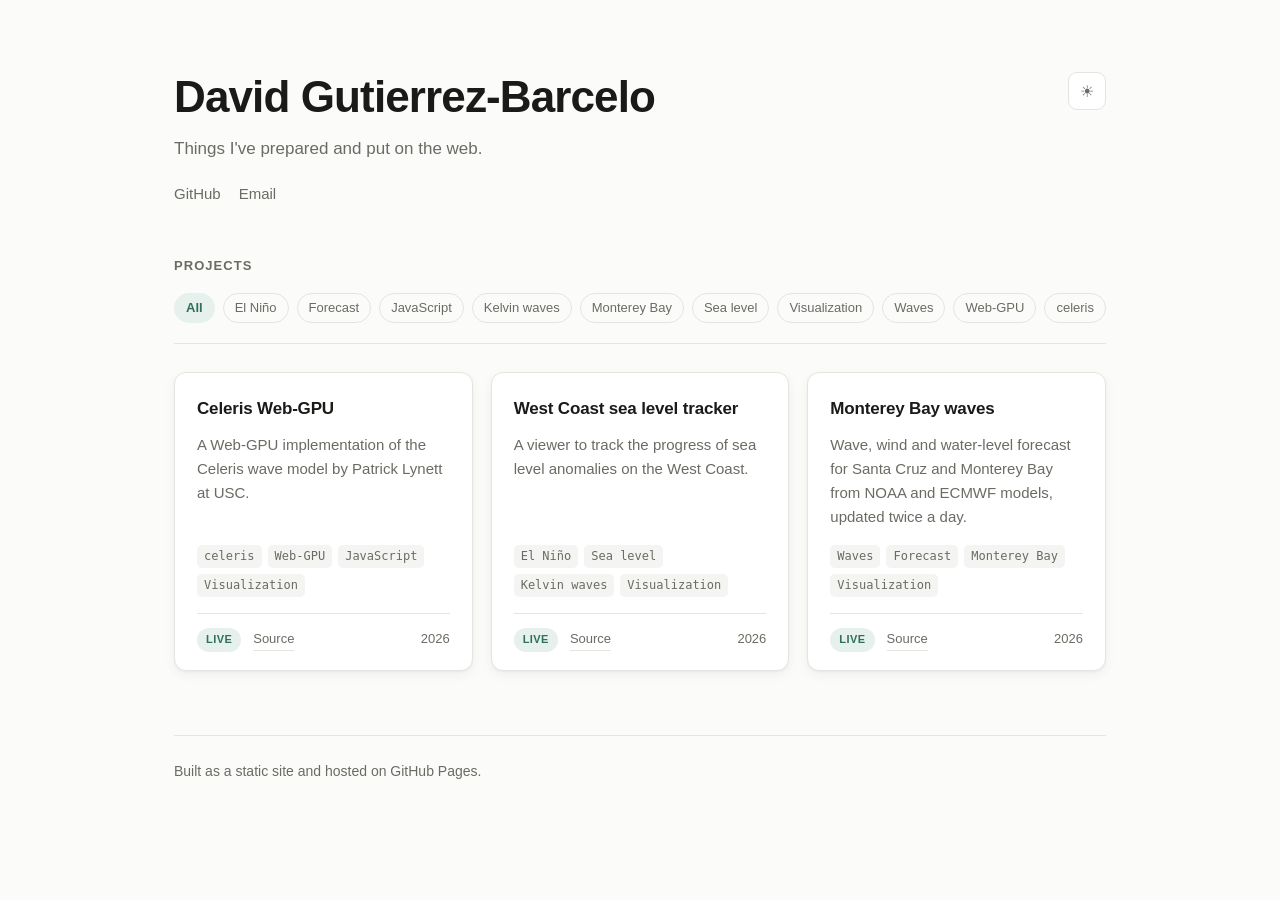
<file: index.html>
<!doctype html>
<html lang="en">
<head>
  <meta charset="utf-8">
  <meta name="viewport" content="width=device-width, initial-scale=1">
  <title>David Gutierrez-Barcelo — Projects</title>
  <meta name="description" content="An index of projects by David Gutierrez-Barcelo.">
  <meta name="color-scheme" content="light dark">
  <link rel="stylesheet" href="./style.css">
  <link rel="icon" href="data:image/svg+xml,<svg xmlns='http://www.w3.org/2000/svg' viewBox='0 0 100 100'><text y='.9em' font-size='90'>&#127760;</text></svg>">
</head>
<body>
  <a class="skip" href="#projects">Skip to projects</a>

  <div class="wrap">
    <header class="masthead">
      <div class="masthead-text">
        <h1 id="site-name">David Gutierrez-Barcelo</h1>
        <p class="tagline" id="site-tagline">Things I've prepared and put on the web.</p>
        <nav class="links" id="site-links" aria-label="Elsewhere"></nav>
      </div>
      <button class="theme-toggle" id="theme-toggle" type="button" aria-label="Switch color theme">
        <span aria-hidden="true" id="theme-icon">◐</span>
      </button>
    </header>

    <main id="projects">
      <div class="section-head">
        <h2>Projects</h2>
        <div class="filters" id="filters" role="group" aria-label="Filter projects by tag"></div>
      </div>
      <ul class="grid" id="grid"></ul>
      <p class="empty" id="empty" hidden>Nothing matches that filter.</p>
    </main>

    <footer class="site-footer">
      <p>Built as a static site and hosted on GitHub Pages.</p>
    </footer>
  </div>

  <script src="./projects.js"></script>
  <script src="./main.js"></script>
</body>
</html>
</file>
<file: style.css>
/* ---------------------------------------------------------------
   Tokens. Light is the base; dark overrides only what changes.
   --------------------------------------------------------------- */
:root {
  --bg:          #fbfbfa;
  --surface:     #ffffff;
  --surface-2:   #f4f4f2;
  --border:      #e4e4e0;
  --border-hover:#cfcfc9;
  --text:        #1a1a18;
  --text-muted:  #6b6b64;
  --accent:      #2f6f5e;
  --accent-soft: #e6f0ec;
  --shadow:      0 1px 2px rgba(0,0,0,.04), 0 4px 12px rgba(0,0,0,.05);
  --shadow-lift: 0 2px 4px rgba(0,0,0,.05), 0 10px 28px rgba(0,0,0,.09);
  --radius:      12px;
  --maxw:        980px;
  --font: ui-sans-serif, -apple-system, BlinkMacSystemFont, "Segoe UI",
          Inter, Roboto, "Helvetica Neue", Arial, sans-serif;
  --mono: ui-monospace, SFMono-Regular, "SF Mono", Menlo, Consolas, monospace;
}

@media (prefers-color-scheme: dark) {
  :root:not([data-theme="light"]) {
    --bg:          #131315;
    --surface:     #1b1b1e;
    --surface-2:   #232327;
    --border:      #2e2e33;
    --border-hover:#43434a;
    --text:        #ececea;
    --text-muted:  #9a9a94;
    --accent:      #7fd0b6;
    --accent-soft: #1e3a33;
    --shadow:      0 1px 2px rgba(0,0,0,.3), 0 4px 12px rgba(0,0,0,.25);
    --shadow-lift: 0 2px 4px rgba(0,0,0,.35), 0 10px 28px rgba(0,0,0,.4);
  }
}

:root[data-theme="dark"] {
  --bg:          #131315;
  --surface:     #1b1b1e;
  --surface-2:   #232327;
  --border:      #2e2e33;
  --border-hover:#43434a;
  --text:        #ececea;
  --text-muted:  #9a9a94;
  --accent:      #7fd0b6;
  --accent-soft: #1e3a33;
  --shadow:      0 1px 2px rgba(0,0,0,.3), 0 4px 12px rgba(0,0,0,.25);
  --shadow-lift: 0 2px 4px rgba(0,0,0,.35), 0 10px 28px rgba(0,0,0,.4);
}

*, *::before, *::after { box-sizing: border-box; }

html { -webkit-text-size-adjust: 100%; }

body {
  margin: 0;
  background: var(--bg);
  color: var(--text);
  font-family: var(--font);
  font-size: 16px;
  line-height: 1.6;
  -webkit-font-smoothing: antialiased;
}

.wrap {
  max-width: var(--maxw);
  margin: 0 auto;
  padding: 0 24px 72px;
}

.skip {
  position: absolute;
  left: -9999px;
}
.skip:focus {
  left: 24px; top: 12px;
  position: fixed;
  z-index: 10;
  background: var(--surface);
  color: var(--text);
  padding: 10px 16px;
  border: 1px solid var(--border);
  border-radius: 8px;
}

/* ---------------------------------------------------------------
   Masthead
   --------------------------------------------------------------- */
.masthead {
  display: flex;
  align-items: flex-start;
  justify-content: space-between;
  gap: 24px;
  padding: 72px 0 48px;
}

h1 {
  margin: 0;
  font-size: clamp(2rem, 5vw, 2.75rem);
  line-height: 1.15;
  letter-spacing: -0.02em;
  font-weight: 650;
}

.tagline {
  margin: 12px 0 0;
  font-size: 1.0625rem;
  color: var(--text-muted);
  max-width: 46ch;
}

.links {
  display: flex;
  flex-wrap: wrap;
  gap: 18px;
  margin-top: 20px;
}

.links a {
  color: var(--text-muted);
  text-decoration: none;
  font-size: .9375rem;
  border-bottom: 1px solid transparent;
  padding-bottom: 1px;
  transition: color .15s, border-color .15s;
}
.links a:hover {
  color: var(--accent);
  border-bottom-color: var(--accent);
}

.theme-toggle {
  flex: none;
  width: 38px; height: 38px;
  border-radius: 9px;
  border: 1px solid var(--border);
  background: var(--surface);
  color: var(--text-muted);
  font-size: 1rem;
  cursor: pointer;
  display: grid;
  place-items: center;
  transition: border-color .15s, color .15s;
}
.theme-toggle:hover { border-color: var(--border-hover); color: var(--text); }

/* ---------------------------------------------------------------
   Section head + filters
   --------------------------------------------------------------- */
.section-head {
  display: flex;
  align-items: baseline;
  justify-content: space-between;
  flex-wrap: wrap;
  gap: 16px;
  padding-bottom: 20px;
  border-bottom: 1px solid var(--border);
  margin-bottom: 28px;
}

h2 {
  margin: 0;
  font-size: .8125rem;
  font-weight: 600;
  letter-spacing: .08em;
  text-transform: uppercase;
  color: var(--text-muted);
}

.filters { display: flex; flex-wrap: wrap; gap: 8px; }

.filter {
  font: inherit;
  font-size: .8125rem;
  padding: 4px 11px;
  border-radius: 999px;
  border: 1px solid var(--border);
  background: transparent;
  color: var(--text-muted);
  cursor: pointer;
  transition: all .15s;
}
.filter:hover { border-color: var(--border-hover); color: var(--text); }
.filter[aria-pressed="true"] {
  background: var(--accent-soft);
  border-color: transparent;
  color: var(--accent);
  font-weight: 550;
}

/* ---------------------------------------------------------------
   Project grid
   --------------------------------------------------------------- */
.grid {
  list-style: none;
  margin: 0;
  padding: 0;
  display: grid;
  grid-template-columns: repeat(auto-fill, minmax(280px, 1fr));
  gap: 18px;
}

.card {
  position: relative;
  display: flex;
  flex-direction: column;
  background: var(--surface);
  border: 1px solid var(--border);
  border-radius: var(--radius);
  padding: 22px 22px 18px;
  box-shadow: var(--shadow);
  transition: transform .18s ease, box-shadow .18s ease, border-color .18s ease;
}
.card:hover {
  transform: translateY(-2px);
  box-shadow: var(--shadow-lift);
  border-color: var(--border-hover);
}
.card:focus-within {
  outline: 2px solid var(--accent);
  outline-offset: 2px;
}

.card-title {
  margin: 0;
  font-size: 1.0625rem;
  font-weight: 600;
  letter-spacing: -0.01em;
}

/* Whole card is clickable via a stretched link. */
.card-title a {
  color: var(--text);
  text-decoration: none;
}
.card-title a::after {
  content: "";
  position: absolute;
  inset: 0;
  border-radius: var(--radius);
}
.card:hover .card-title a { color: var(--accent); }

.card-blurb {
  margin: 10px 0 0;
  font-size: .9375rem;
  color: var(--text-muted);
  flex: 1;
}

.chips {
  display: flex;
  flex-wrap: wrap;
  gap: 6px;
  margin-top: 16px;
}

.chip {
  font-size: .75rem;
  font-family: var(--mono);
  color: var(--text-muted);
  background: var(--surface-2);
  border-radius: 5px;
  padding: 2px 7px;
}

.card-foot {
  display: flex;
  align-items: center;
  gap: 12px;
  margin-top: 16px;
  padding-top: 14px;
  border-top: 1px solid var(--border);
  font-size: .8125rem;
  color: var(--text-muted);
}

/* Source link must sit above the stretched title link. */
.card-foot a {
  position: relative;
  z-index: 1;
  color: var(--text-muted);
  text-decoration: none;
  border-bottom: 1px solid var(--border);
}
.card-foot a:hover { color: var(--accent); border-bottom-color: var(--accent); }

.spacer { margin-left: auto; }

.badge {
  font-size: .6875rem;
  font-weight: 600;
  letter-spacing: .04em;
  text-transform: uppercase;
  padding: 2px 8px;
  border-radius: 999px;
  border: 1px solid var(--border);
}
.badge-live     { color: var(--accent); background: var(--accent-soft); border-color: transparent; }
.badge-wip      { color: #a1701a; background: #fbf1dd; border-color: transparent; }
.badge-archived { color: var(--text-muted); background: var(--surface-2); border-color: transparent; }

@media (prefers-color-scheme: dark) {
  :root:not([data-theme="light"]) .badge-wip { color: #e0b45f; background: #3a2f16; }
}
:root[data-theme="dark"] .badge-wip { color: #e0b45f; background: #3a2f16; }

.empty {
  color: var(--text-muted);
  font-size: .9375rem;
  padding: 32px 0;
  text-align: center;
}

.site-footer {
  margin-top: 64px;
  padding-top: 24px;
  border-top: 1px solid var(--border);
  color: var(--text-muted);
  font-size: .875rem;
}
.site-footer p { margin: 0; }

@media (max-width: 560px) {
  .wrap { padding: 0 18px 56px; }
  .masthead { padding: 48px 0 36px; }
  .grid { grid-template-columns: 1fr; }
}

@media (prefers-reduced-motion: reduce) {
  * { transition: none !important; animation: none !important; }
  .card:hover { transform: none; }
}
</file>
